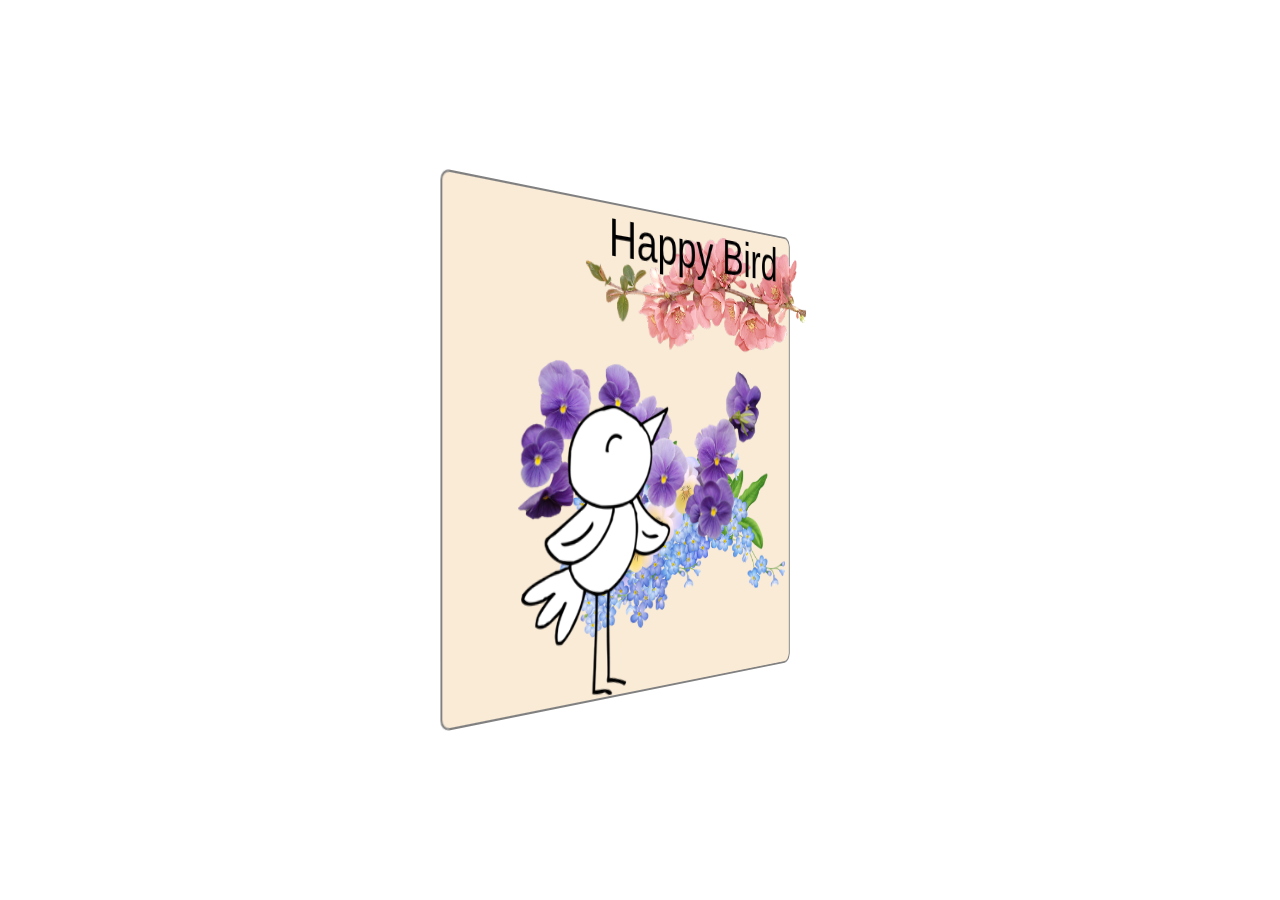
<file: 3dCard/index.html>
<!DOCTYPE html>
<html lang="en">
<head>
  <meta charset="UTF-8">
  <meta name="viewport" content="width=device-width, initial-scale=1.0">
  <link rel="stylesheet" href="style.css">
  <title>Making 3D Card</title>
</head>
<body>
  <div class="world">
    <section class="poster">
      <h1 class="poster_title">Happy Bird</h1>
      <figure class="card_img">
        <img src="img/03.png" alt="pink flowers">
      </figure>
      <figure class="card_img">
        <img src="img/02.png" alt="blue flowers">
      </figure>
      <figure class="card_img">
        <img src="img/01.png" alt="purple flowers">
      </figure>
      <figure class="card_img">
        <img src="img/00.png" alt="bird">
      </figure>

    </section>
  </div>
  
</body>
</html>
</file>
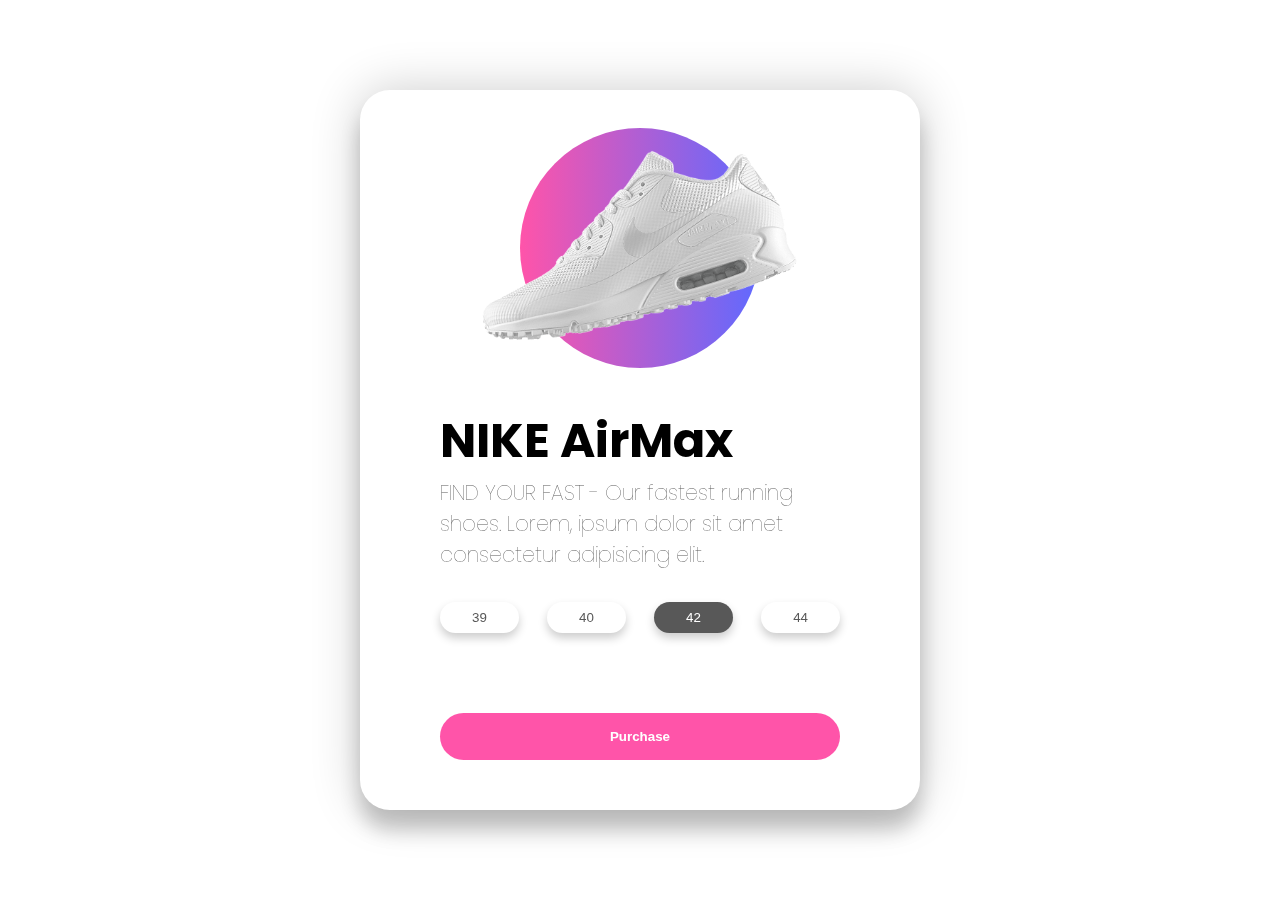
<file: 3dCard_2/index.html>
<!DOCTYPE html>
<html lang="en">
<head>
  <meta charset="UTF-8">
  <meta name="viewport" content="width=device-width, initial-scale=1.0">
  <title>3d Card with JS</title>
  <link rel="stylesheet" href="style.css">
  <script src="./app.js" defer></script>
</head>
<body>
  <div class="container">
    <div class="card">
        <div class="sneaker">
          <div class="circle"></div>
          <img src="./airmax.png" alt="airmax">
        </div>
        <div class="info">
          <h1 class="title">NIKE AirMax</h1>
          <h3>FIND YOUR FAST - Our fastest running shoes. Lorem, ipsum dolor sit amet consectetur adipisicing elit.</h3>
          <div class="sizes">
            <button>39</button>
            <button>40</button>
            <button class="active">42</button>
            <button>44</button>
          </div>
          <div class="purchase">
            <button>Purchase</button>
          </div>
        </div>
    </div>
    </div>
  </div>
</body>
</html>
</file>
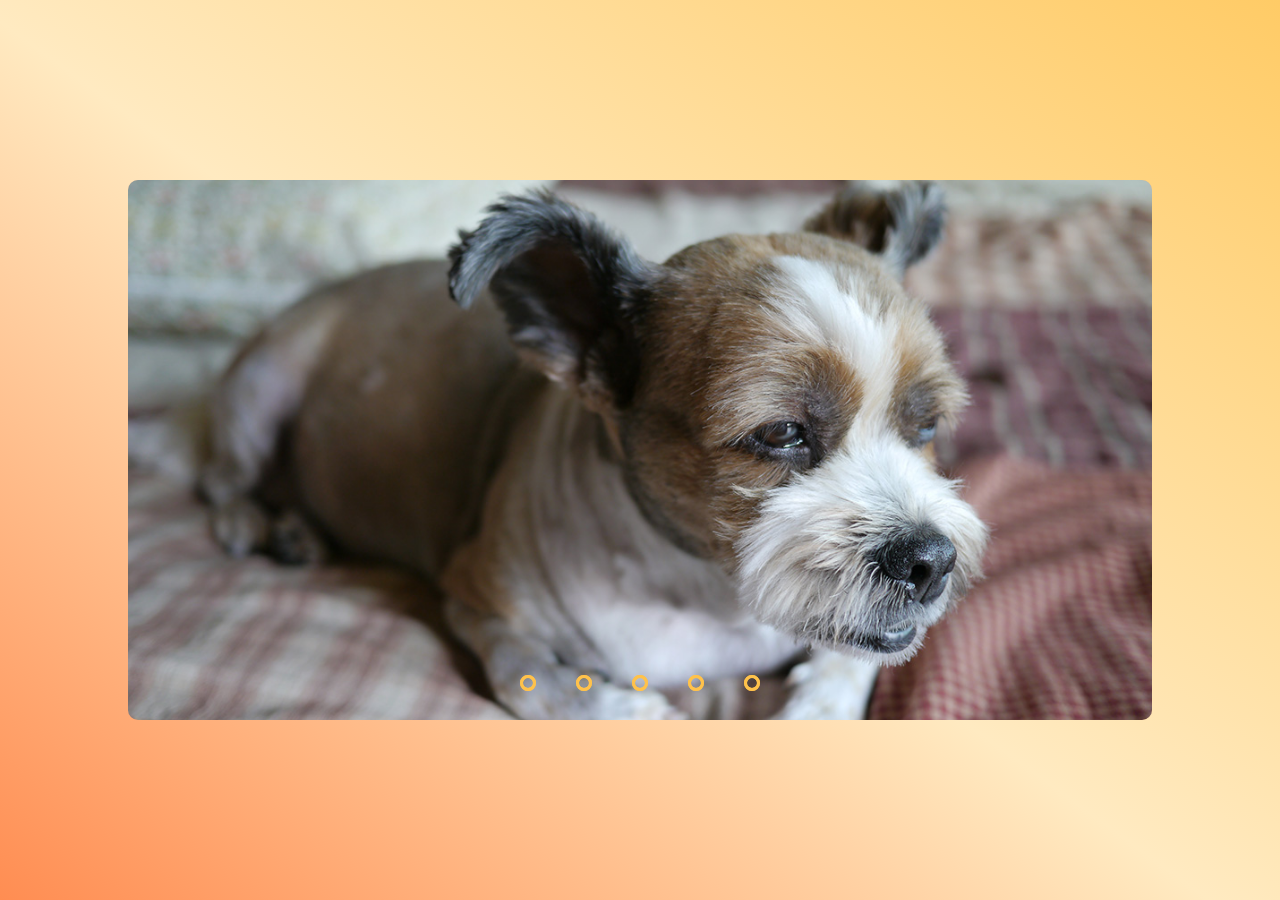
<file: imageSlider/index.html>
<!DOCTYPE html>
<html lang="en">
<head>
  <meta charset="UTF-8">
  <meta name="viewport" content="width=device-width, initial-scale=1.0">
  <title>Vanilla Carousel</title>
  <link rel="stylesheet" href="style.css">
  <script src="https://cdnjs.cloudflare.com/ajax/libs/jquery/3.5.1/jquery.min.js"></script>
</head>
<body>
  <div class="slider">
    <div class="slides">
      <input type="radio" name="radio__btn" id="radio1">
      <input type="radio" name="radio__btn" id="radio2">
      <input type="radio" name="radio__btn" id="radio3">
      <input type="radio" name="radio__btn" id="radio4">
      <input type="radio" name="radio__btn" id="radio5">
      <features class="slide first">
        <img src="./img/myDog (1).JPG" alt="my dog">
      </features>
      <features class="slide">
        <img src="./img/myDog (2).JPG" alt="my dog">
      </features>
      <features class="slide">
        <img src="./img/myDog (3).JPG" alt="my dog">
      </features>
      <features class="slide">
        <img src="./img/myDog (4).JPG" alt="my dog">
      </features>
      <features class="slide">
        <img src="./img/myDog (5).JPG" alt="my dog">
      </features>

      <!-- automatic navigation -->
      <div class="navigation__auto">
        <div class="auto__btn1"></div>
        <div class="auto__btn2"></div>
        <div class="auto__btn3"></div>
        <div class="auto__btn4"></div>
        <div class="auto__btn5"></div>
      </div>
      <!-- manual navigation -->
      <div class="navigation__manual">
        <label for="radio1" class="manual__btn"></label>
        <label for="radio2" class="manual__btn"></label>
        <label for="radio3" class="manual__btn"></label>
        <label for="radio4" class="manual__btn"></label>
        <label for="radio5" class="manual__btn"></label>
      </div>
    </div>
  </div>
  <script type="text/javascript">
    var counter = 1;
    setInterval(function(){
      document.getElementById('radio' + counter).checked = true;
      counter++;
      if(counter > 5){
        counter =1;
      }
    }, 3000);
  </script>
</body>
</html>
</file>
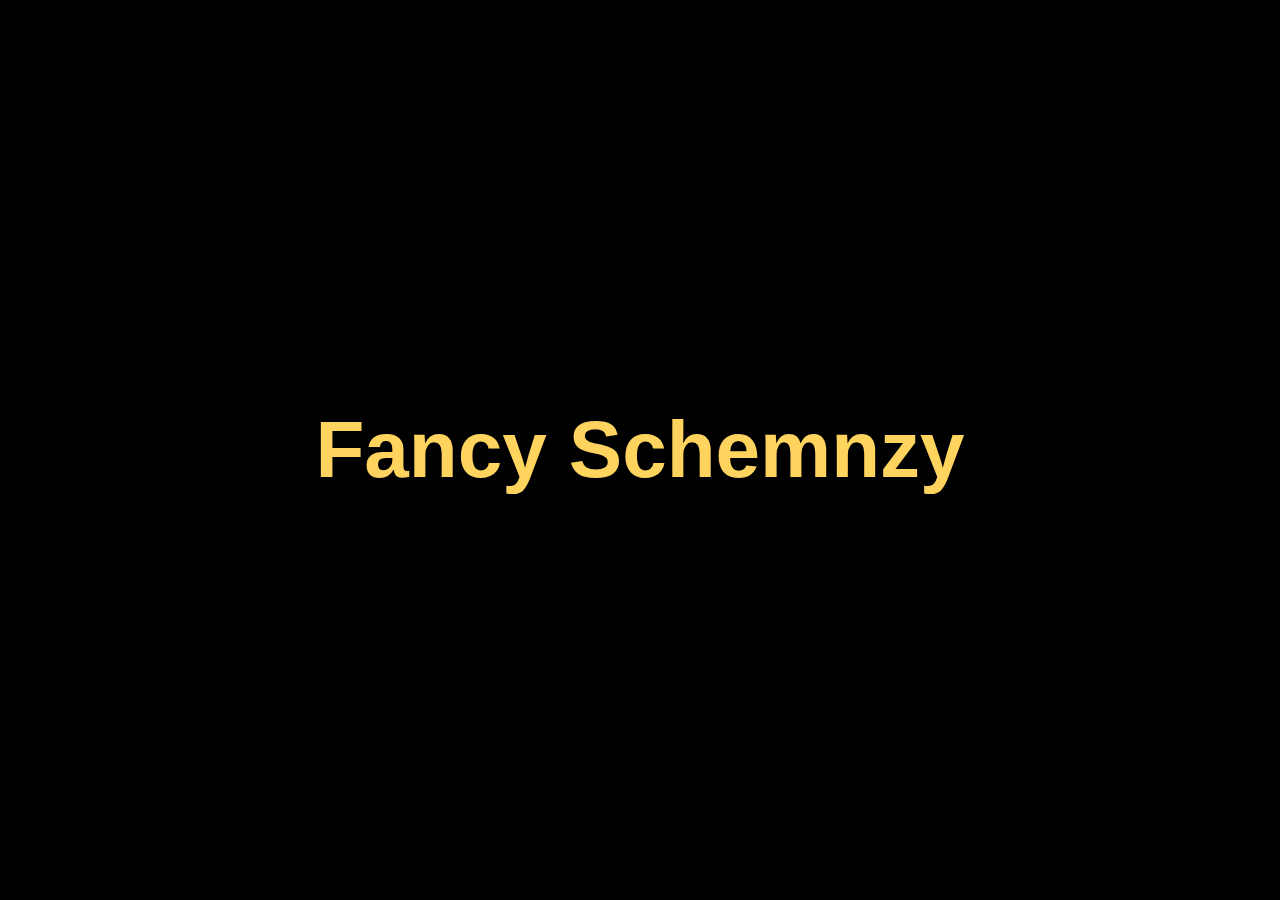
<file: txtAnimation/index.html>
<!DOCTYPE html>
<html lang="en">
<head>
  <meta charset="UTF-8">
  <meta name="viewport" content="width=device-width, initial-scale=1.0">
  <title>Text Animation</title>
  <link rel="stylesheet" href="style.css">
  <script src="./app.js" defer></script>
</head>
<body>
  <h1 class="fancy">Fancy Schemnzy</h1>
</body>
</html>
</file>
<file: 3dCard/style.css>
* {
  margin: 0;
  padding: 0;
}

.world {
  display: flex;
  align-items: center;
  justify-content: center;
  width: 100vw;
  height: 100vh;
  perspective: 1200px; /*container에 perspective: 3d효과로 공간 효과*/
  /*poster에는 3d효과 적용 but 그 자식들까지는 x, tag level 못 뚫고감.*/
}

@keyframes poster-ani {
  0% {
    transform: rotateY(-20deg);
  }
  100% {
    transform: rotateY(20deg);
  }
}

.poster {
  position: relative;
  width: 480px;
  height: 480px;
  background-color: antiquewhite;
  border-radius: 10px;
  border: 2px solid gray;
  transform: rotateY(45deg);
  animation: poster-ani 1.6s infinite linear alternate;
  transform-style: preserve-3d;
}

.poster_title {
  padding: 0.5em 0;
  font-size: 3rem;
  font-family: Impact, Haettenschweiler, "Arial Narrow Bold", sans-serif;
  font-weight: normal;
  text-align: center;
  transform: translateZ(80px);
}

img {
  max-width: 100%;
  height: auto;
}

.card_img {
  position: absolute;
  width: 70%;
}

/*nth-child():tag type상관X
  nth-of-child(): tag type 상관! */
.card_img:nth-of-type(1) {
  width: 70%;
  left: 30%;
  bottom: 70%;
  transform: translateZ(25px);
}

.card_img:nth-of-type(2) {
  width: 70%;
  right: 4%;
  bottom: 12%;
  transform: translateZ(10px);
}

.card_img:nth-of-type(3) {
  left: 12%;
  bottom: 30%;
  transform: translateZ(30px);
}

.card_img:nth-of-type(4) {
  width: 38%;
  left: 8%;
  bottom: 3%;
  transform: translateZ(60px);
}
</file>
<file: 3dCard_2/style.css>
@import url("https://fonts.googleapis.com/css2?family=Poppins:wght@400;500&display=swap");

* {
  margin: 0;
  padding: 0;
  box-sizing: border-box;
}

:root {
  --txt-color: #585858;
}

body {
  font-family: "Poppins", sans-serif;
  min-height: 100vh;
  display: flex;
  align-items: center;
  justify-content: center;
  perspective: 1000px;
}

.container {
  width: 50%;
  display: flex;
  align-items: center;
  justify-content: center;
}

.card {
  transform-style: preserve-3d;
  min-height: 80vh;
  width: 35rem;
  border-radius: 30px;
  padding: 0rem 5rem;
  box-shadow: 0 20px 20px rgba(0, 0, 0, 0.2), 0px 0px 50px rgba(0, 0, 0, 0.2);
}

.sneaker {
  min-height: 35vh;
  display: flex;
  align-items: center;
  justify-content: center;
}

.sneaker img {
  width: 20rem;
  z-index: 2;
  transition: all 0.75s ease-out;
}

.circle {
  width: 15rem;
  height: 15rem;
  background: linear-gradient(
    to right,
    rgba(255, 11, 133, 0.7),
    rgba(27, 42, 255, 0.7)
  );
  position: absolute;
  border-radius: 50%;
  z-index: 1;
}

.info h1 {
  font-size: 3rem;
  transition: all 0.75s ease-out;
}

.info h3 {
  font-size: 1.3rem;
  color: var(--txt-color);
  font-weight: lighter;
  transition: all 0.75s ease-out;
}

.sizes {
  display: flex;
  justify-content: space-between;
  padding-top: 2rem;
  transition: all 0.75s ease-out;
}

.sizes button {
  padding: 0.5rem 2rem;
  background: none;
  border: none;
  border-radius: 30px;
  box-shadow: 0px 5px 10px rgba(0, 0, 0, 0.2);
  cursor: pointer;
  color: var(--txt-color);
}

button.active {
  background: var(--txt-color);
  color: white;
}

.purchase {
  margin-top: 5rem;
  transition: all 0.75s ease-out;
}

.purchase button {
  width: 100%;
  padding: 1rem 0rem;
  background: rgba(255, 11, 133, 0.7);
  border: none;
  color: white;
  cursor: pointer;
  border-radius: 30px;
  font-weight: bolder;
}
</file>
<file: imageSlider/style.css>
body {
  margin: 0;
  padding: 0;
  box-sizing: border-box;
  height: 100vh;
  display: flex;
  justify-content: center;
  align-items: center;
  background: rgb(255, 141, 82);
  background: linear-gradient(
    36deg,
    rgba(255, 141, 82, 1) 0%,
    rgba(255, 234, 193, 1) 48%,
    rgba(255, 203, 102, 1) 100%
  );
}
.slider {
  width: 80vw;
  height: 60vh;
  border-radius: 10px;
  background: rgb(255, 160, 122, 0.4);
  overflow: hidden;
}

.slides {
  width: 500%;
  height: 500px;
  display: flex;
}

.slides input {
  display: none;
}

.slide {
  width: 20%;
  transition: 2s;
}

.slide img {
  width: 80vw;
  height: 60vh;
  object-fit: cover;
}

/* css for manual slide navigation */
.navigation__manual {
  position: absolute;
  width: 80vw;
  margin-top: 55vh;
  display: flex;
  justify-content: center;
}

.manual__btn {
  border: 3px solid #ffc24b;
  padding: 5px;
  border-radius: 10px;
  cursor: pointer;
  transition: 500ms;
}

.manual__btn:not(:last-child) {
  /* 선택자 last-child아닌 모든 manual__btn요소에 적용 */
  margin-right: 40px;
}

.manual__btn:hover {
  background: #ffc24b;
}

#radio1:checked ~ .first {
  margin-left: 0;
}

#radio2:checked ~ .first {
  margin-left: -20%;
}

#radio3:checked ~ .first {
  margin-left: -40%;
}

#radio4:checked ~ .first {
  margin-left: -60%;
}

#radio5:checked ~ .first {
  margin-left: -80%;
}

/* css for automatic navigation */
.navigation__auto {
  position: absolute;
  display: flex;
  width: 80vw;
  justify-content: center;
  margin-top: 55vh;
}

.navigation__auto div {
  border: 3px solid #ffc24b;
  padding: 5px;
  border-radius: 10px;
  transition: 500ms;
}

.navigation__auto div:not(:last-child) {
  margin-right: 40px;
}

#radio1:checked ~ .auto__btn1 {
  background: #ffc24b;
}

#radio1:checked ~ .auto__btn2 {
  background: #ffc24b;
}

#radio1:checked ~ .auto__btn3 {
  background: #ffc24b;
}

#radio1:checked ~ .auto__btn4 {
  background: #ffc24b;
}

#radio1:checked ~ .auto__btn5 {
  background: #ffc24b;
}
</file>
<file: txtAnimation/style.css>
* {
  margin: 0;
  padding: 0;
  box-sizing: border-box;
}

body {
  background: black;
}

h1 {
  color: white;
  font-size: 5rem;
  font-family: sans-serif;
  text-align: center;
  line-height: 100vh;
}

span {
  transition: all 500ms ease;
  /* opacity: 0; */
  /* transform: translateY(50px); */
  /* display: inline-block; */
}

span.fade {
  /* opacity: 1; */
  /* transform: translateY(0px); */
  color: rgb(255, 212, 94);
}
</file>
